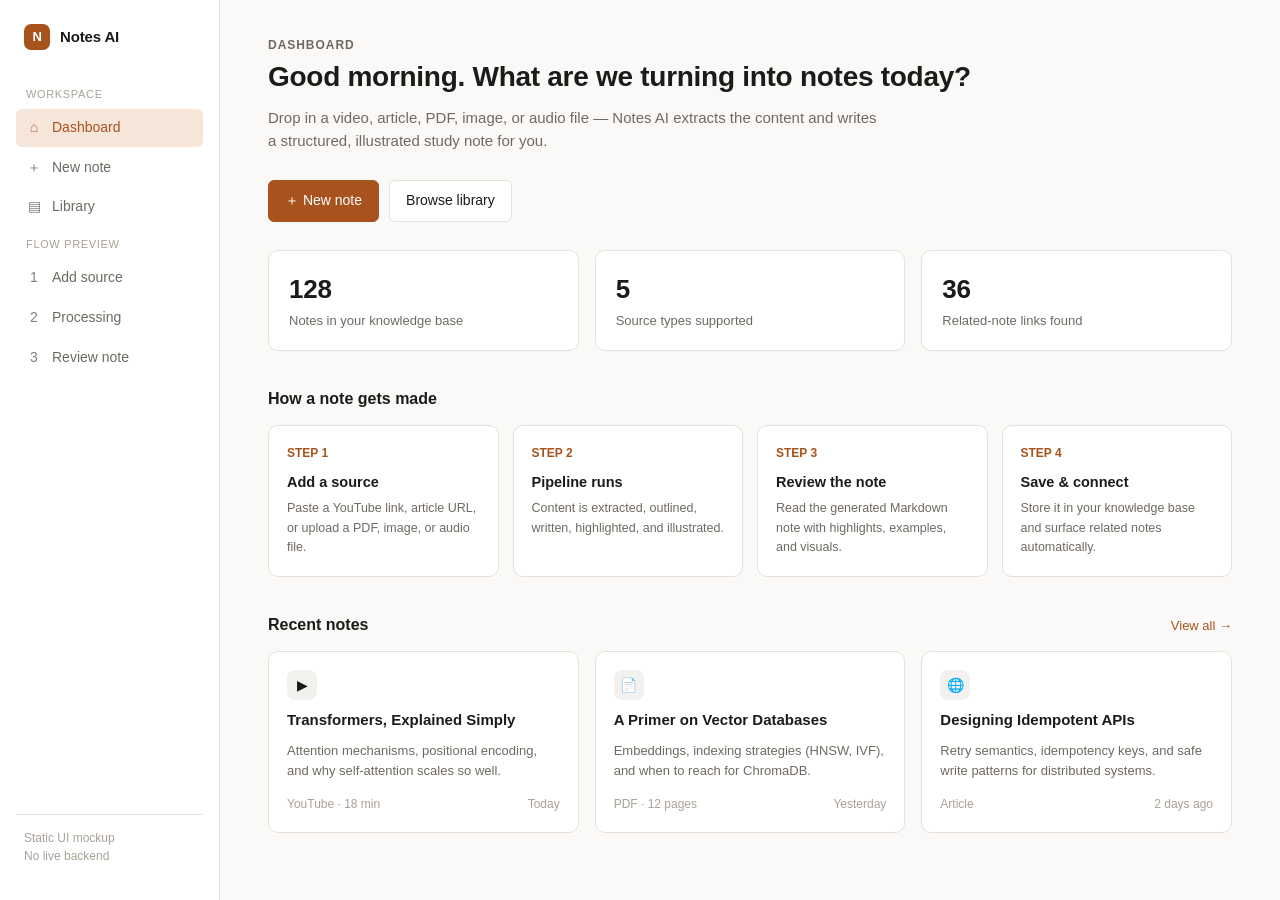
<file: ui/mockup/index.html>
<!DOCTYPE html>
<html lang="en">
<head>
<meta charset="UTF-8" />
<meta name="viewport" content="width=device-width, initial-scale=1.0" />
<title>Notes AI — Dashboard</title>
<link rel="stylesheet" href="assets/style.css" />
</head>
<body>
<div class="app">

  <aside class="sidebar">
    <div class="brand"><span class="brand-mark">N</span> Notes AI</div>
    <nav class="nav">
      <div class="nav-label">Workspace</div>
      <a href="index.html" class="active"><span class="nav-icon">⌂</span> Dashboard</a>
      <a href="new-note.html"><span class="nav-icon">＋</span> New note</a>
      <a href="library.html"><span class="nav-icon">▤</span> Library</a>
      <div class="nav-label">Flow preview</div>
      <a href="new-note.html"><span class="nav-icon">1</span> Add source</a>
      <a href="processing.html"><span class="nav-icon">2</span> Processing</a>
      <a href="note.html"><span class="nav-icon">3</span> Review note</a>
    </nav>
    <div class="sidebar-footer">Static UI mockup<br />No live backend</div>
  </aside>

  <main class="main">
    <div class="page-header">
      <p class="eyebrow">Dashboard</p>
      <h1>Good morning. What are we turning into notes today?</h1>
      <p>Drop in a video, article, PDF, image, or audio file — Notes AI extracts the content and writes a structured, illustrated study note for you.</p>
    </div>

    <div class="btn-row" style="margin-top:0;">
      <a class="btn btn-primary" href="new-note.html">＋ New note</a>
      <a class="btn" href="library.html">Browse library</a>
    </div>

    <div class="grid grid-3" style="margin-top:28px;">
      <div class="stat"><div class="value">128</div><div class="label">Notes in your knowledge base</div></div>
      <div class="stat"><div class="value">5</div><div class="label">Source types supported</div></div>
      <div class="stat"><div class="value">36</div><div class="label">Related-note links found</div></div>
    </div>

    <div class="section-title">
      <h3>How a note gets made</h3>
    </div>
    <div class="flow">
      <a class="flow-step" href="new-note.html">
        <div class="num">STEP 1</div>
        <h4>Add a source</h4>
        <p>Paste a YouTube link, article URL, or upload a PDF, image, or audio file.</p>
      </a>
      <a class="flow-step" href="processing.html">
        <div class="num">STEP 2</div>
        <h4>Pipeline runs</h4>
        <p>Content is extracted, outlined, written, highlighted, and illustrated.</p>
      </a>
      <a class="flow-step" href="note.html">
        <div class="num">STEP 3</div>
        <h4>Review the note</h4>
        <p>Read the generated Markdown note with highlights, examples, and visuals.</p>
      </a>
      <a class="flow-step" href="library.html">
        <div class="num">STEP 4</div>
        <h4>Save &amp; connect</h4>
        <p>Store it in your knowledge base and surface related notes automatically.</p>
      </a>
    </div>

    <div class="section-title">
      <h3>Recent notes</h3>
      <a href="library.html">View all →</a>
    </div>
    <div class="grid grid-3">
      <a class="note-card" href="note.html">
        <div class="source-icon">▶</div>
        <div class="title">Transformers, Explained Simply</div>
        <div class="snippet">Attention mechanisms, positional encoding, and why self-attention scales so well.</div>
        <div class="card-footer"><span>YouTube · 18 min</span><span>Today</span></div>
      </a>
      <a class="note-card" href="note.html">
        <div class="source-icon">📄</div>
        <div class="title">A Primer on Vector Databases</div>
        <div class="snippet">Embeddings, indexing strategies (HNSW, IVF), and when to reach for ChromaDB.</div>
        <div class="card-footer"><span>PDF · 12 pages</span><span>Yesterday</span></div>
      </a>
      <a class="note-card" href="note.html">
        <div class="source-icon">🌐</div>
        <div class="title">Designing Idempotent APIs</div>
        <div class="snippet">Retry semantics, idempotency keys, and safe write patterns for distributed systems.</div>
        <div class="card-footer"><span>Article</span><span>2 days ago</span></div>
      </a>
    </div>
  </main>
</div>
</body>
</html>
</file>
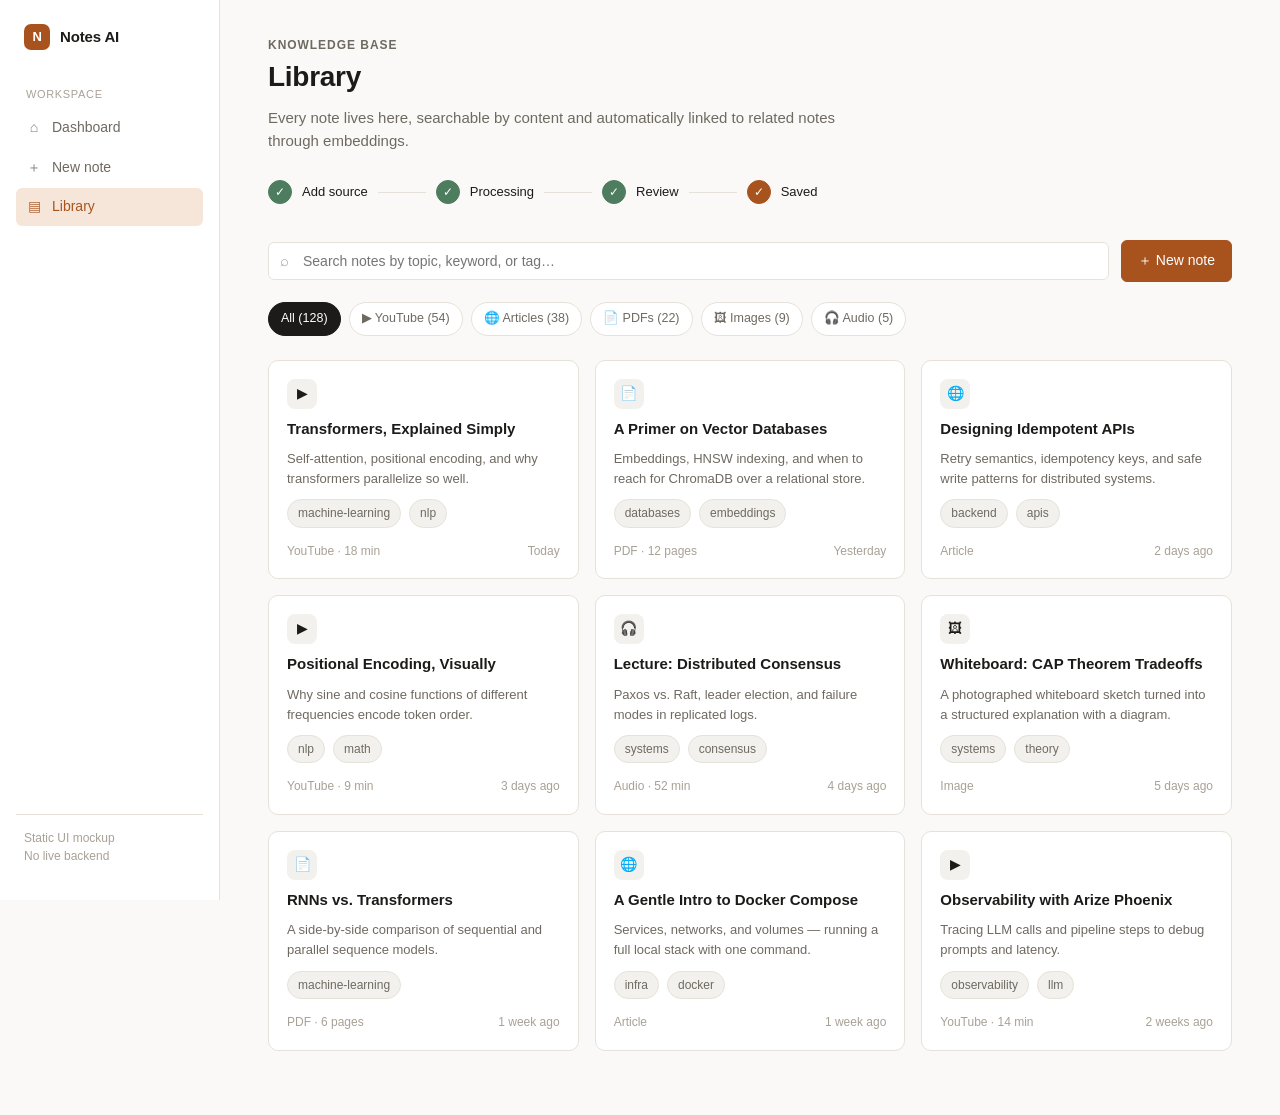
<file: ui/mockup/library.html>
<!DOCTYPE html>
<html lang="en">
<head>
<meta charset="UTF-8" />
<meta name="viewport" content="width=device-width, initial-scale=1.0" />
<title>Notes AI — Library</title>
<link rel="stylesheet" href="assets/style.css" />
</head>
<body>
<div class="app">

  <aside class="sidebar">
    <div class="brand"><span class="brand-mark">N</span> Notes AI</div>
    <nav class="nav">
      <div class="nav-label">Workspace</div>
      <a href="index.html"><span class="nav-icon">⌂</span> Dashboard</a>
      <a href="new-note.html"><span class="nav-icon">＋</span> New note</a>
      <a href="library.html" class="active"><span class="nav-icon">▤</span> Library</a>
    </nav>
    <div class="sidebar-footer">Static UI mockup<br />No live backend</div>
  </aside>

  <main class="main">
    <div class="page-header">
      <p class="eyebrow">Knowledge base</p>
      <h1>Library</h1>
      <p>Every note lives here, searchable by content and automatically linked to related notes through embeddings.</p>
    </div>

    <ul class="steps">
      <li class="done"><span class="dot">✓</span> Add source</li>
      <li class="connector"></li>
      <li class="done"><span class="dot">✓</span> Processing</li>
      <li class="connector"></li>
      <li class="done"><span class="dot">✓</span> Review</li>
      <li class="connector"></li>
      <li class="active"><span class="dot">✓</span> Saved</li>
    </ul>

    <div class="toolbar">
      <div class="search-input"><input type="text" placeholder="Search notes by topic, keyword, or tag…" /></div>
      <a class="btn btn-primary" href="new-note.html">＋ New note</a>
    </div>

    <div class="filter-row">
      <span class="filter-chip active">All (128)</span>
      <span class="filter-chip">▶ YouTube (54)</span>
      <span class="filter-chip">🌐 Articles (38)</span>
      <span class="filter-chip">📄 PDFs (22)</span>
      <span class="filter-chip">🖼 Images (9)</span>
      <span class="filter-chip">🎧 Audio (5)</span>
    </div>

    <div class="grid grid-3">
      <a class="note-card" href="note.html">
        <div class="source-icon">▶</div>
        <div class="title">Transformers, Explained Simply</div>
        <div class="snippet">Self-attention, positional encoding, and why transformers parallelize so well.</div>
        <div class="tag-row"><span class="tag">machine-learning</span><span class="tag">nlp</span></div>
        <div class="card-footer"><span>YouTube · 18 min</span><span>Today</span></div>
      </a>
      <a class="note-card" href="note.html">
        <div class="source-icon">📄</div>
        <div class="title">A Primer on Vector Databases</div>
        <div class="snippet">Embeddings, HNSW indexing, and when to reach for ChromaDB over a relational store.</div>
        <div class="tag-row"><span class="tag">databases</span><span class="tag">embeddings</span></div>
        <div class="card-footer"><span>PDF · 12 pages</span><span>Yesterday</span></div>
      </a>
      <a class="note-card" href="note.html">
        <div class="source-icon">🌐</div>
        <div class="title">Designing Idempotent APIs</div>
        <div class="snippet">Retry semantics, idempotency keys, and safe write patterns for distributed systems.</div>
        <div class="tag-row"><span class="tag">backend</span><span class="tag">apis</span></div>
        <div class="card-footer"><span>Article</span><span>2 days ago</span></div>
      </a>
      <a class="note-card" href="note.html">
        <div class="source-icon">▶</div>
        <div class="title">Positional Encoding, Visually</div>
        <div class="snippet">Why sine and cosine functions of different frequencies encode token order.</div>
        <div class="tag-row"><span class="tag">nlp</span><span class="tag">math</span></div>
        <div class="card-footer"><span>YouTube · 9 min</span><span>3 days ago</span></div>
      </a>
      <a class="note-card" href="note.html">
        <div class="source-icon">🎧</div>
        <div class="title">Lecture: Distributed Consensus</div>
        <div class="snippet">Paxos vs. Raft, leader election, and failure modes in replicated logs.</div>
        <div class="tag-row"><span class="tag">systems</span><span class="tag">consensus</span></div>
        <div class="card-footer"><span>Audio · 52 min</span><span>4 days ago</span></div>
      </a>
      <a class="note-card" href="note.html">
        <div class="source-icon">🖼</div>
        <div class="title">Whiteboard: CAP Theorem Tradeoffs</div>
        <div class="snippet">A photographed whiteboard sketch turned into a structured explanation with a diagram.</div>
        <div class="tag-row"><span class="tag">systems</span><span class="tag">theory</span></div>
        <div class="card-footer"><span>Image</span><span>5 days ago</span></div>
      </a>
      <a class="note-card" href="note.html">
        <div class="source-icon">📄</div>
        <div class="title">RNNs vs. Transformers</div>
        <div class="snippet">A side-by-side comparison of sequential and parallel sequence models.</div>
        <div class="tag-row"><span class="tag">machine-learning</span></div>
        <div class="card-footer"><span>PDF · 6 pages</span><span>1 week ago</span></div>
      </a>
      <a class="note-card" href="note.html">
        <div class="source-icon">🌐</div>
        <div class="title">A Gentle Intro to Docker Compose</div>
        <div class="snippet">Services, networks, and volumes — running a full local stack with one command.</div>
        <div class="tag-row"><span class="tag">infra</span><span class="tag">docker</span></div>
        <div class="card-footer"><span>Article</span><span>1 week ago</span></div>
      </a>
      <a class="note-card" href="note.html">
        <div class="source-icon">▶</div>
        <div class="title">Observability with Arize Phoenix</div>
        <div class="snippet">Tracing LLM calls and pipeline steps to debug prompts and latency.</div>
        <div class="tag-row"><span class="tag">observability</span><span class="tag">llm</span></div>
        <div class="card-footer"><span>YouTube · 14 min</span><span>2 weeks ago</span></div>
      </a>
    </div>
  </main>
</div>
<script src="assets/app.js"></script>
</body>
</html>
</file>
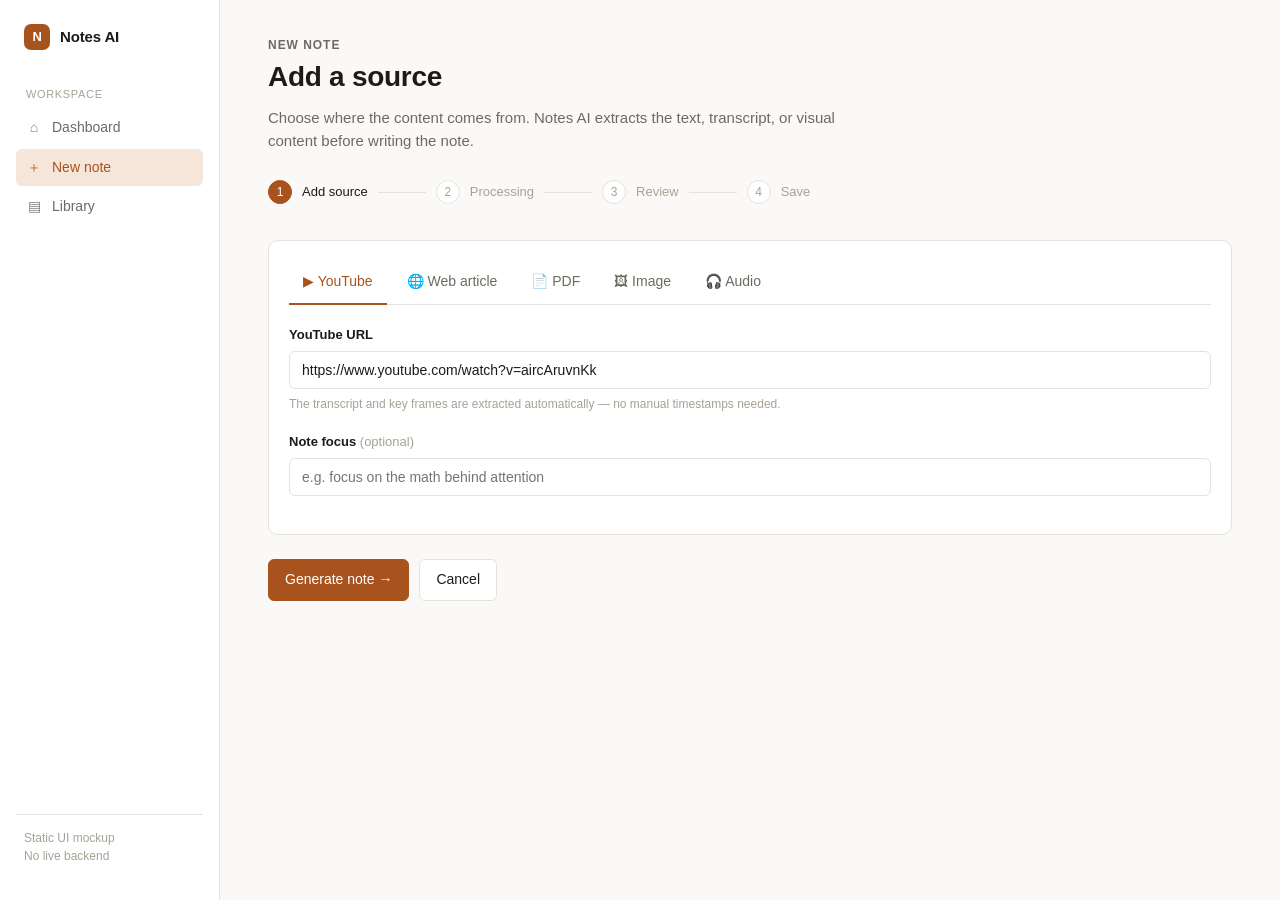
<file: ui/mockup/new-note.html>
<!DOCTYPE html>
<html lang="en">
<head>
<meta charset="UTF-8" />
<meta name="viewport" content="width=device-width, initial-scale=1.0" />
<title>Notes AI — New note</title>
<link rel="stylesheet" href="assets/style.css" />
</head>
<body>
<div class="app">

  <aside class="sidebar">
    <div class="brand"><span class="brand-mark">N</span> Notes AI</div>
    <nav class="nav">
      <div class="nav-label">Workspace</div>
      <a href="index.html"><span class="nav-icon">⌂</span> Dashboard</a>
      <a href="new-note.html" class="active"><span class="nav-icon">＋</span> New note</a>
      <a href="library.html"><span class="nav-icon">▤</span> Library</a>
    </nav>
    <div class="sidebar-footer">Static UI mockup<br />No live backend</div>
  </aside>

  <main class="main">
    <div class="page-header">
      <p class="eyebrow">New note</p>
      <h1>Add a source</h1>
      <p>Choose where the content comes from. Notes AI extracts the text, transcript, or visual content before writing the note.</p>
    </div>

    <ul class="steps">
      <li class="active"><span class="dot">1</span> Add source</li>
      <li class="connector"></li>
      <li><span class="dot">2</span> Processing</li>
      <li class="connector"></li>
      <li><span class="dot">3</span> Review</li>
      <li class="connector"></li>
      <li><span class="dot">4</span> Save</li>
    </ul>

    <div class="card">
      <div class="tabs">
        <div class="tab active" data-tab="youtube">▶ YouTube</div>
        <div class="tab" data-tab="web">🌐 Web article</div>
        <div class="tab" data-tab="pdf">📄 PDF</div>
        <div class="tab" data-tab="image">🖼 Image</div>
        <div class="tab" data-tab="audio">🎧 Audio</div>
      </div>

      <div class="tab-panel active" data-panel="youtube">
        <div class="field">
          <label>YouTube URL</label>
          <input type="url" placeholder="https://www.youtube.com/watch?v=..." value="https://www.youtube.com/watch?v=aircAruvnKk" />
          <p class="hint">The transcript and key frames are extracted automatically — no manual timestamps needed.</p>
        </div>
      </div>

      <div class="tab-panel" data-panel="web">
        <div class="field">
          <label>Article URL</label>
          <input type="url" placeholder="https://example.com/blog-post" />
          <p class="hint">Works with most blogs and documentation sites. Dynamic pages are rendered headlessly before extraction.</p>
        </div>
      </div>

      <div class="tab-panel" data-panel="pdf">
        <div class="field">
          <label>Upload PDF</label>
          <div class="dropzone">
            <div class="icon">📄</div>
            <p><strong>Drop a PDF here</strong> or click to browse</p>
            <p class="hint">Up to 50 MB. Scanned documents are processed with OCR.</p>
          </div>
        </div>
      </div>

      <div class="tab-panel" data-panel="image">
        <div class="field">
          <label>Upload image</label>
          <div class="dropzone">
            <div class="icon">🖼</div>
            <p><strong>Drop an image here</strong> or click to browse</p>
            <p class="hint">Diagrams, slides, and whiteboard photos work well.</p>
          </div>
        </div>
      </div>

      <div class="tab-panel" data-panel="audio">
        <div class="field">
          <label>Upload audio</label>
          <div class="dropzone">
            <div class="icon">🎧</div>
            <p><strong>Drop an audio file here</strong> or click to browse</p>
            <p class="hint">Lectures, podcasts, and meeting recordings are transcribed before synthesis.</p>
          </div>
        </div>
      </div>

      <div class="field" style="margin-top:4px;">
        <label>Note focus <span style="color:var(--text-faint); font-weight:400;">(optional)</span></label>
        <input type="text" placeholder="e.g. focus on the math behind attention" />
      </div>
    </div>

    <div class="btn-row">
      <a class="btn btn-primary" href="processing.html">Generate note →</a>
      <a class="btn" href="index.html">Cancel</a>
    </div>
  </main>
</div>
<script src="assets/app.js"></script>
</body>
</html>
</file>
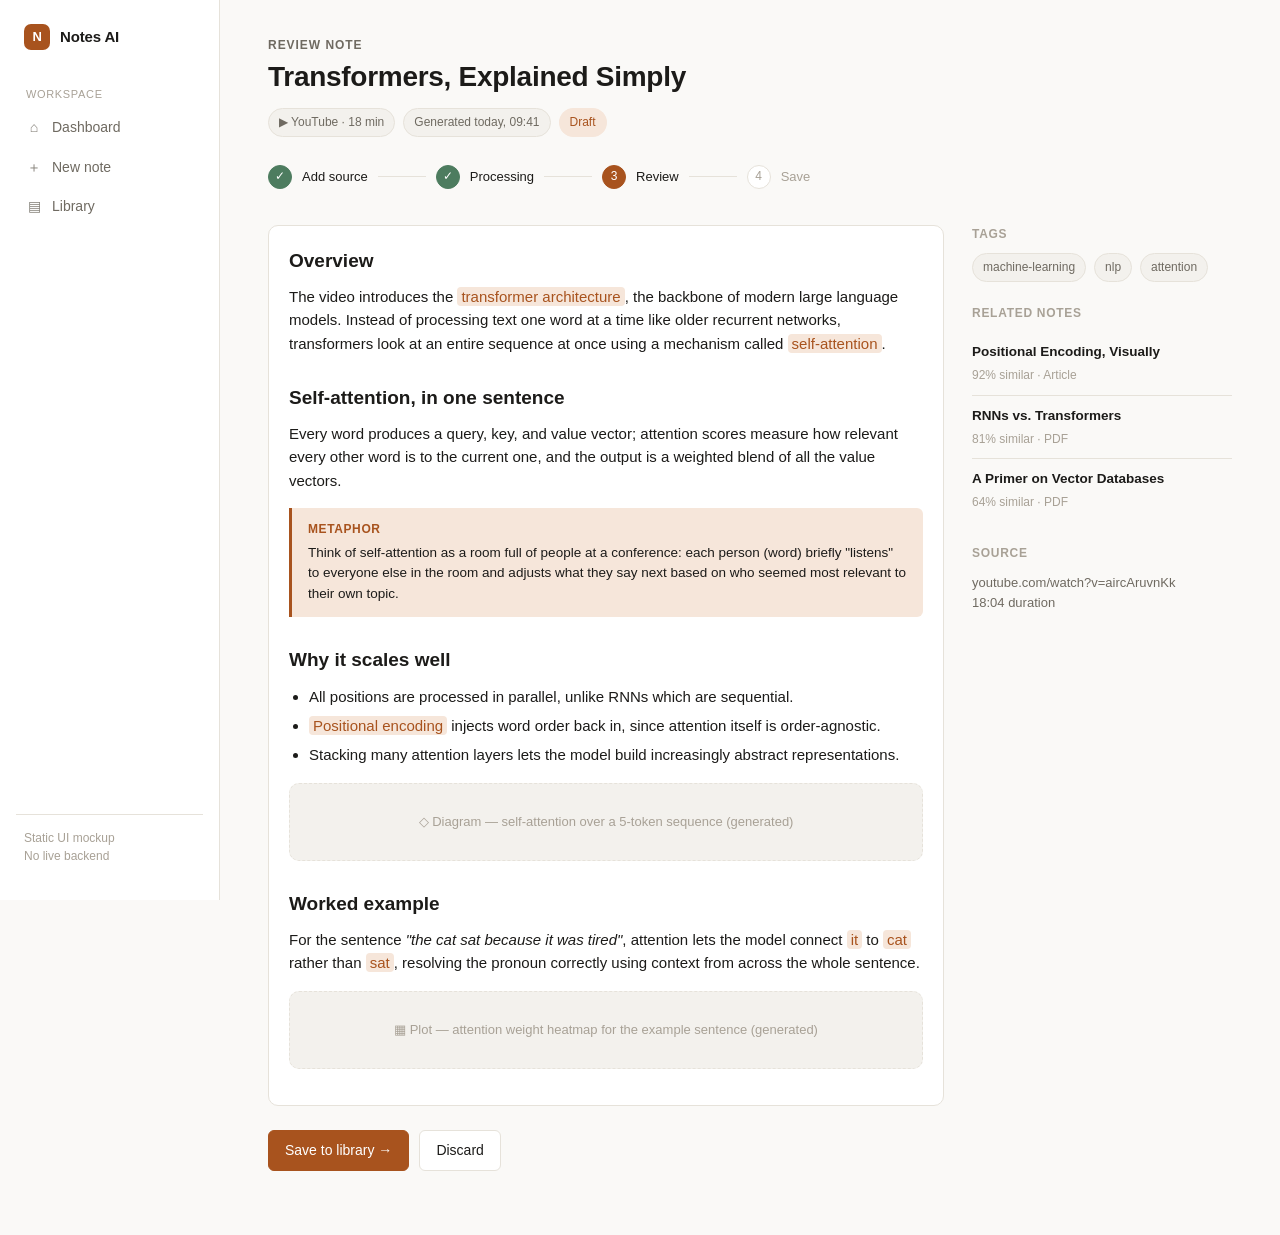
<file: ui/mockup/note.html>
<!DOCTYPE html>
<html lang="en">
<head>
<meta charset="UTF-8" />
<meta name="viewport" content="width=device-width, initial-scale=1.0" />
<title>Notes AI — Transformers, Explained Simply</title>
<link rel="stylesheet" href="assets/style.css" />
</head>
<body>
<div class="app">

  <aside class="sidebar">
    <div class="brand"><span class="brand-mark">N</span> Notes AI</div>
    <nav class="nav">
      <div class="nav-label">Workspace</div>
      <a href="index.html"><span class="nav-icon">⌂</span> Dashboard</a>
      <a href="new-note.html"><span class="nav-icon">＋</span> New note</a>
      <a href="library.html"><span class="nav-icon">▤</span> Library</a>
    </nav>
    <div class="sidebar-footer">Static UI mockup<br />No live backend</div>
  </aside>

  <main class="main">
    <div class="page-header">
      <p class="eyebrow">Review note</p>
      <h1>Transformers, Explained Simply</h1>
      <p class="tag-row" style="margin-top:10px;">
        <span class="tag">▶ YouTube · 18 min</span>
        <span class="tag">Generated today, 09:41</span>
        <span class="tag tag-accent">Draft</span>
      </p>
    </div>

    <ul class="steps">
      <li class="done"><span class="dot">✓</span> Add source</li>
      <li class="connector"></li>
      <li class="done"><span class="dot">✓</span> Processing</li>
      <li class="connector"></li>
      <li class="active"><span class="dot">3</span> Review</li>
      <li class="connector"></li>
      <li><span class="dot">4</span> Save</li>
    </ul>

    <div class="note-layout">
      <div class="note-doc">
        <div class="card">
          <h2>Overview</h2>
          <p>
            The video introduces the <mark>transformer architecture</mark>, the backbone of
            modern large language models. Instead of processing text one word at a time like
            older recurrent networks, transformers look at an entire sequence at once using a
            mechanism called <mark>self-attention</mark>.
          </p>

          <h2>Self-attention, in one sentence</h2>
          <p>
            Every word produces a query, key, and value vector; attention scores measure how
            relevant every other word is to the current one, and the output is a weighted blend
            of all the value vectors.
          </p>

          <div class="callout">
            <strong>Metaphor</strong>
            Think of self-attention as a room full of people at a conference: each person
            (word) briefly "listens" to everyone else in the room and adjusts what they say next
            based on who seemed most relevant to their own topic.
          </div>

          <h2>Why it scales well</h2>
          <ul>
            <li>All positions are processed in parallel, unlike RNNs which are sequential.</li>
            <li><mark>Positional encoding</mark> injects word order back in, since attention itself is order-agnostic.</li>
            <li>Stacking many attention layers lets the model build increasingly abstract representations.</li>
          </ul>

          <div class="visual-placeholder">◇ Diagram — self-attention over a 5-token sequence (generated)</div>

          <h2>Worked example</h2>
          <p>
            For the sentence <em>"the cat sat because it was tired"</em>, attention lets the
            model connect <mark>it</mark> to <mark>cat</mark> rather than <mark>sat</mark>,
            resolving the pronoun correctly using context from across the whole sentence.
          </p>

          <div class="visual-placeholder">▦ Plot — attention weight heatmap for the example sentence (generated)</div>
        </div>
      </div>

      <aside>
        <div class="sidebar-block">
          <h3>Tags</h3>
          <div class="tag-row">
            <span class="tag">machine-learning</span>
            <span class="tag">nlp</span>
            <span class="tag">attention</span>
          </div>
        </div>

        <div class="sidebar-block">
          <h3>Related notes</h3>
          <a class="related-note" href="note.html">
            <div class="title">Positional Encoding, Visually</div>
            <div class="meta">92% similar · Article</div>
          </a>
          <a class="related-note" href="note.html">
            <div class="title">RNNs vs. Transformers</div>
            <div class="meta">81% similar · PDF</div>
          </a>
          <a class="related-note" href="note.html">
            <div class="title">A Primer on Vector Databases</div>
            <div class="meta">64% similar · PDF</div>
          </a>
        </div>

        <div class="sidebar-block">
          <h3>Source</h3>
          <p style="font-size:13px; color:var(--text-muted); margin:0;">
            youtube.com/watch?v=aircAruvnKk<br />18:04 duration
          </p>
        </div>
      </aside>
    </div>

    <div class="btn-row">
      <a class="btn btn-primary" href="library.html">Save to library →</a>
      <a class="btn" href="new-note.html">Discard</a>
    </div>
  </main>
</div>
</body>
</html>
</file>
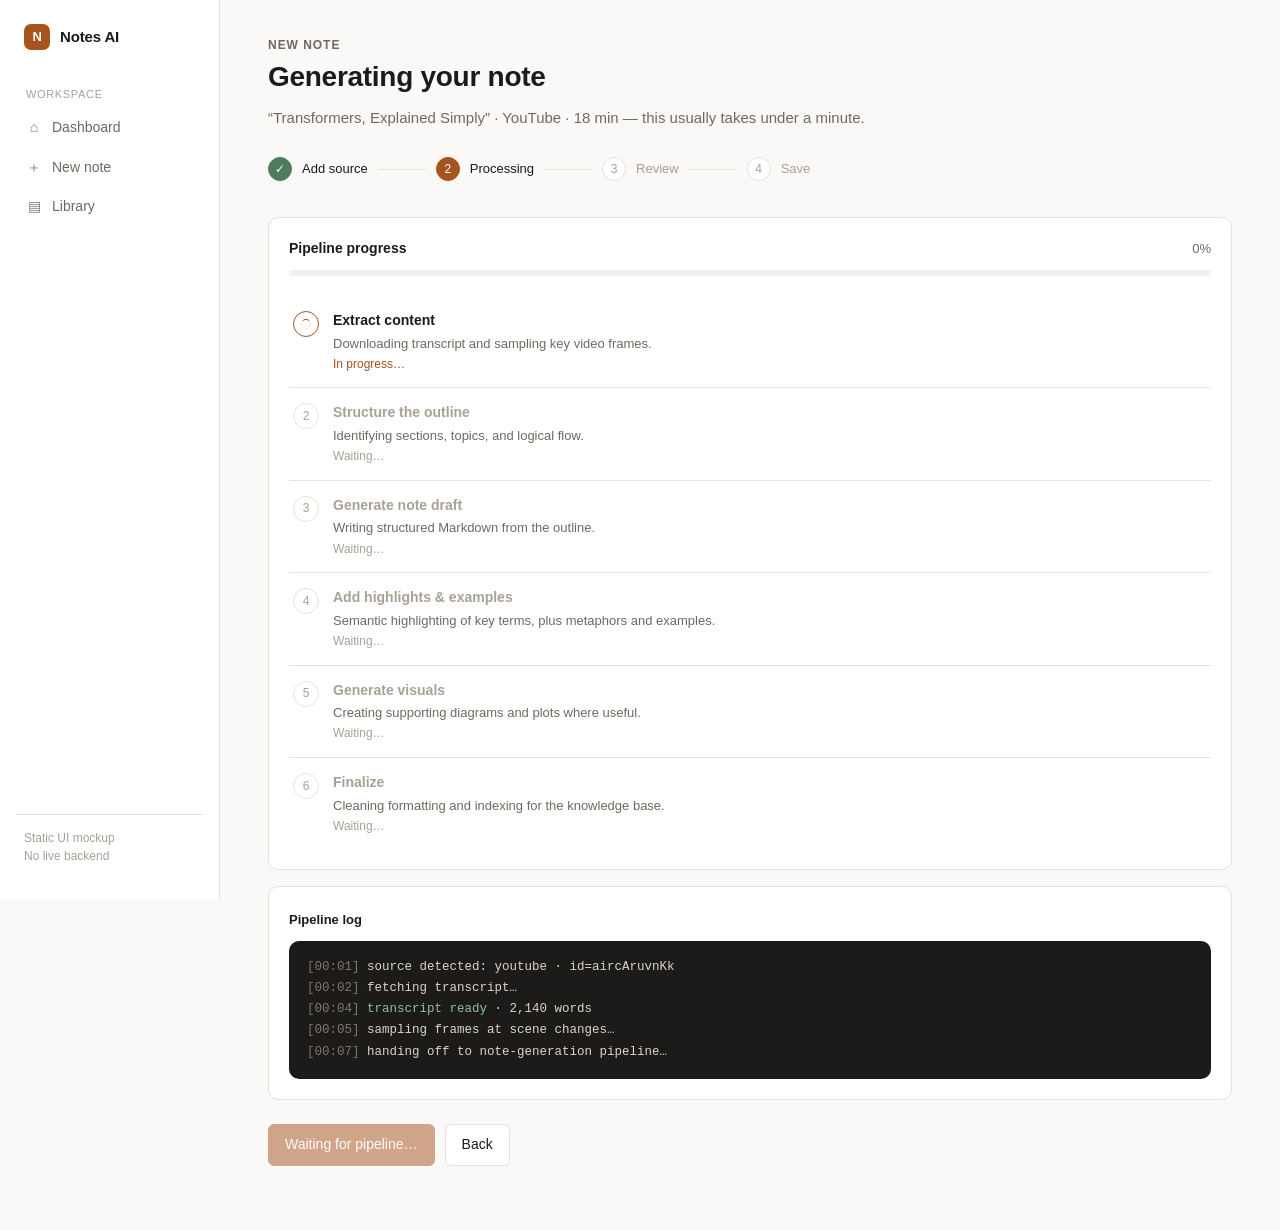
<file: ui/mockup/processing.html>
<!DOCTYPE html>
<html lang="en">
<head>
<meta charset="UTF-8" />
<meta name="viewport" content="width=device-width, initial-scale=1.0" />
<title>Notes AI — Processing</title>
<link rel="stylesheet" href="assets/style.css" />
</head>
<body>
<div class="app">

  <aside class="sidebar">
    <div class="brand"><span class="brand-mark">N</span> Notes AI</div>
    <nav class="nav">
      <div class="nav-label">Workspace</div>
      <a href="index.html"><span class="nav-icon">⌂</span> Dashboard</a>
      <a href="new-note.html"><span class="nav-icon">＋</span> New note</a>
      <a href="library.html"><span class="nav-icon">▤</span> Library</a>
    </nav>
    <div class="sidebar-footer">Static UI mockup<br />No live backend</div>
  </aside>

  <main class="main">
    <div class="page-header">
      <p class="eyebrow">New note</p>
      <h1>Generating your note</h1>
      <p>“Transformers, Explained Simply” · YouTube · 18 min — this usually takes under a minute.</p>
    </div>

    <ul class="steps">
      <li class="done"><span class="dot">✓</span> Add source</li>
      <li class="connector"></li>
      <li class="active"><span class="dot">2</span> Processing</li>
      <li class="connector"></li>
      <li><span class="dot">3</span> Review</li>
      <li class="connector"></li>
      <li><span class="dot">4</span> Save</li>
    </ul>

    <div class="card">
      <div style="display:flex; justify-content:space-between; align-items:baseline;">
        <strong style="font-size:14px;">Pipeline progress</strong>
        <span style="font-size:13px; color:var(--text-muted);" data-progress-pct>0%</span>
      </div>
      <div class="progress-track"><div class="progress-fill"></div></div>

      <div class="stage-list" data-pipeline style="margin-top:20px;">
        <div class="stage is-active">
          <div class="stage-icon"><span class="spinner"></span></div>
          <div class="stage-body">
            <div class="stage-title">Extract content</div>
            <div class="stage-desc">Downloading transcript and sampling key video frames.</div>
            <div class="stage-status">In progress…</div>
          </div>
        </div>
        <div class="stage is-pending">
          <div class="stage-icon">2</div>
          <div class="stage-body">
            <div class="stage-title">Structure the outline</div>
            <div class="stage-desc">Identifying sections, topics, and logical flow.</div>
            <div class="stage-status">Waiting…</div>
          </div>
        </div>
        <div class="stage is-pending">
          <div class="stage-icon">3</div>
          <div class="stage-body">
            <div class="stage-title">Generate note draft</div>
            <div class="stage-desc">Writing structured Markdown from the outline.</div>
            <div class="stage-status">Waiting…</div>
          </div>
        </div>
        <div class="stage is-pending">
          <div class="stage-icon">4</div>
          <div class="stage-body">
            <div class="stage-title">Add highlights &amp; examples</div>
            <div class="stage-desc">Semantic highlighting of key terms, plus metaphors and examples.</div>
            <div class="stage-status">Waiting…</div>
          </div>
        </div>
        <div class="stage is-pending">
          <div class="stage-icon">5</div>
          <div class="stage-body">
            <div class="stage-title">Generate visuals</div>
            <div class="stage-desc">Creating supporting diagrams and plots where useful.</div>
            <div class="stage-status">Waiting…</div>
          </div>
        </div>
        <div class="stage is-pending">
          <div class="stage-icon">6</div>
          <div class="stage-body">
            <div class="stage-title">Finalize</div>
            <div class="stage-desc">Cleaning formatting and indexing for the knowledge base.</div>
            <div class="stage-status">Waiting…</div>
          </div>
        </div>
      </div>
    </div>

    <div class="card">
      <strong style="font-size:13px;">Pipeline log</strong>
      <div class="console" style="margin-top:10px;">
        <div><span class="muted">[00:01]</span> source detected: youtube · id=aircAruvnKk</div>
        <div><span class="muted">[00:02]</span> fetching transcript…</div>
        <div><span class="muted">[00:04]</span> <span class="ok">transcript ready</span> · 2,140 words</div>
        <div><span class="muted">[00:05]</span> sampling frames at scene changes…</div>
        <div><span class="muted">[00:07]</span> handing off to note-generation pipeline…</div>
      </div>
    </div>

    <div class="btn-row">
      <a class="btn btn-primary" href="note.html" disabled data-view-note-btn>Waiting for pipeline…</a>
      <a class="btn" href="new-note.html">Back</a>
    </div>
  </main>
</div>
<script src="assets/app.js"></script>
</body>
</html>
</file>
<file: ui/mockup/assets/style.css>
/* Notes AI — mockup styles
   Minimal, warm-neutral palette with a single accent color. */

:root {
  --bg: #faf9f7;
  --surface: #ffffff;
  --surface-muted: #f3f1ed;
  --border: #e6e2da;
  --text: #1c1b19;
  --text-muted: #6f6a61;
  --text-faint: #a8a196;
  --accent: #a8531e;
  --accent-soft: #f6e6da;
  --accent-contrast: #ffffff;
  --success: #4d7c5f;
  --success-soft: #e6efe8;
  --radius: 10px;
  --radius-sm: 6px;
  --shadow-sm: 0 1px 2px rgba(28, 27, 25, 0.04);
  --shadow-md: 0 4px 16px rgba(28, 27, 25, 0.06);
  --font: -apple-system, BlinkMacSystemFont, "Segoe UI", Inter, Roboto, Helvetica, Arial, sans-serif;
  --mono: "SFMono-Regular", Consolas, "Liberation Mono", Menlo, monospace;
}

* {
  box-sizing: border-box;
}

html, body {
  margin: 0;
  padding: 0;
}

body {
  font-family: var(--font);
  background: var(--bg);
  color: var(--text);
  font-size: 15px;
  line-height: 1.55;
  -webkit-font-smoothing: antialiased;
}

a {
  color: inherit;
  text-decoration: none;
}

/* ---------- App shell ---------- */

.app {
  display: flex;
  min-height: 100vh;
}

.sidebar {
  width: 220px;
  flex-shrink: 0;
  background: var(--surface);
  border-right: 1px solid var(--border);
  padding: 24px 16px;
  display: flex;
  flex-direction: column;
  gap: 28px;
  position: sticky;
  top: 0;
  height: 100vh;
}

.brand {
  display: flex;
  align-items: center;
  gap: 10px;
  padding: 0 8px;
  font-weight: 600;
  font-size: 15px;
  letter-spacing: -0.01em;
}

.brand-mark {
  width: 26px;
  height: 26px;
  border-radius: 7px;
  background: var(--accent);
  color: var(--accent-contrast);
  display: flex;
  align-items: center;
  justify-content: center;
  font-size: 13px;
  font-weight: 700;
}

.nav {
  display: flex;
  flex-direction: column;
  gap: 2px;
}

.nav-label {
  font-size: 11px;
  text-transform: uppercase;
  letter-spacing: 0.06em;
  color: var(--text-faint);
  padding: 8px 10px 4px;
}

.nav a {
  display: flex;
  align-items: center;
  gap: 10px;
  padding: 8px 10px;
  border-radius: var(--radius-sm);
  color: var(--text-muted);
  font-size: 14px;
  font-weight: 500;
}

.nav a:hover {
  background: var(--surface-muted);
  color: var(--text);
}

.nav a.active {
  background: var(--accent-soft);
  color: var(--accent);
}

.nav-icon {
  width: 16px;
  text-align: center;
  opacity: 0.85;
}

.sidebar-footer {
  margin-top: auto;
  padding: 10px 8px;
  font-size: 12px;
  color: var(--text-faint);
  border-top: 1px solid var(--border);
  padding-top: 14px;
}

.main {
  flex: 1;
  padding: 36px 48px 64px;
  max-width: 1080px;
}

/* ---------- Page header ---------- */

.page-header {
  margin-bottom: 28px;
}

.eyebrow {
  font-size: 12px;
  font-weight: 600;
  letter-spacing: 0.08em;
  text-transform: uppercase;
  color: var(--accent);
  margin: 0 0 8px;
}

.page-header h1 {
  font-size: 28px;
  margin: 0 0 8px;
  letter-spacing: -0.01em;
}

.page-header p {
  color: var(--text-muted);
  margin: 0;
  max-width: 620px;
}

/* ---------- Step indicator ---------- */

.steps {
  display: flex;
  align-items: center;
  gap: 0;
  margin: 28px 0 36px;
  padding: 0;
  list-style: none;
}

.steps li {
  display: flex;
  align-items: center;
  gap: 10px;
  color: var(--text-faint);
  font-size: 13px;
  font-weight: 500;
}

.steps li .dot {
  width: 24px;
  height: 24px;
  border-radius: 50%;
  border: 1.5px solid var(--border);
  display: flex;
  align-items: center;
  justify-content: center;
  font-size: 12px;
  color: var(--text-faint);
  background: var(--surface);
  flex-shrink: 0;
}

.steps li.done .dot {
  background: var(--success);
  border-color: var(--success);
  color: #fff;
}

.steps li.active .dot {
  background: var(--accent);
  border-color: var(--accent);
  color: #fff;
}

.steps li.done,
.steps li.active {
  color: var(--text);
}

.steps .connector {
  width: 48px;
  height: 1px;
  background: var(--border);
  margin: 0 10px;
}

.steps li.done ~ li .connector {
  background: var(--border);
}

/* ---------- Cards ---------- */

.card {
  background: var(--surface);
  border: 1px solid var(--border);
  border-radius: var(--radius);
  padding: 20px;
}

.card + .card {
  margin-top: 16px;
}

.grid {
  display: grid;
  gap: 16px;
}

.grid-3 {
  grid-template-columns: repeat(3, 1fr);
}

.grid-2 {
  grid-template-columns: repeat(2, 1fr);
}

/* ---------- Buttons ---------- */

.btn {
  display: inline-flex;
  align-items: center;
  gap: 8px;
  border: 1px solid var(--border);
  background: var(--surface);
  color: var(--text);
  padding: 9px 16px;
  border-radius: var(--radius-sm);
  font-size: 14px;
  font-weight: 500;
  cursor: pointer;
  transition: border-color 0.15s ease, background 0.15s ease;
}

.btn:hover {
  border-color: var(--text-faint);
}

.btn-primary {
  background: var(--accent);
  border-color: var(--accent);
  color: var(--accent-contrast);
}

.btn-primary:hover {
  background: #8f451a;
  border-color: #8f451a;
}

.btn-block {
  width: 100%;
  justify-content: center;
}

.btn[disabled] {
  opacity: 0.5;
  cursor: not-allowed;
}

.btn-row {
  display: flex;
  gap: 10px;
  margin-top: 24px;
}

/* ---------- Stat tiles ---------- */

.stat {
  background: var(--surface);
  border: 1px solid var(--border);
  border-radius: var(--radius);
  padding: 18px 20px;
}

.stat .value {
  font-size: 26px;
  font-weight: 600;
  letter-spacing: -0.01em;
}

.stat .label {
  font-size: 13px;
  color: var(--text-muted);
  margin-top: 2px;
}

/* ---------- Tags / chips ---------- */

.tag {
  display: inline-flex;
  align-items: center;
  gap: 6px;
  font-size: 12px;
  font-weight: 500;
  padding: 4px 10px;
  border-radius: 999px;
  background: var(--surface-muted);
  color: var(--text-muted);
  border: 1px solid var(--border);
}

.tag-accent {
  background: var(--accent-soft);
  color: var(--accent);
  border-color: transparent;
}

.tag-row {
  display: flex;
  gap: 8px;
  flex-wrap: wrap;
}

/* ---------- Source-type tabs ---------- */

.tabs {
  display: flex;
  gap: 6px;
  border-bottom: 1px solid var(--border);
  margin-bottom: 20px;
}

.tab {
  padding: 10px 14px;
  font-size: 14px;
  font-weight: 500;
  color: var(--text-muted);
  cursor: pointer;
  border-bottom: 2px solid transparent;
  margin-bottom: -1px;
  display: flex;
  align-items: center;
  gap: 6px;
}

.tab:hover {
  color: var(--text);
}

.tab.active {
  color: var(--accent);
  border-bottom-color: var(--accent);
}

.tab-panel {
  display: none;
}

.tab-panel.active {
  display: block;
}

/* ---------- Forms ---------- */

.field {
  margin-bottom: 18px;
}

.field label {
  display: block;
  font-size: 13px;
  font-weight: 600;
  margin-bottom: 6px;
}

.field .hint {
  font-size: 12px;
  color: var(--text-faint);
  margin-top: 6px;
}

input[type="text"],
input[type="url"] {
  width: 100%;
  padding: 10px 12px;
  border: 1px solid var(--border);
  border-radius: var(--radius-sm);
  font-size: 14px;
  font-family: inherit;
  background: var(--surface);
  color: var(--text);
}

input[type="text"]:focus,
input[type="url"]:focus {
  outline: none;
  border-color: var(--accent);
}

.dropzone {
  border: 1.5px dashed var(--border);
  border-radius: var(--radius);
  padding: 36px 20px;
  text-align: center;
  color: var(--text-muted);
  background: var(--surface-muted);
}

.dropzone .icon {
  font-size: 22px;
  margin-bottom: 8px;
}

.dropzone strong {
  color: var(--text);
}

/* ---------- Pipeline stages ---------- */

.stage-list {
  display: flex;
  flex-direction: column;
  gap: 0;
}

.stage {
  display: flex;
  align-items: flex-start;
  gap: 14px;
  padding: 14px 4px;
  border-bottom: 1px solid var(--border);
}

.stage:last-child {
  border-bottom: none;
}

.stage-icon {
  width: 26px;
  height: 26px;
  border-radius: 50%;
  border: 1.5px solid var(--border);
  flex-shrink: 0;
  display: flex;
  align-items: center;
  justify-content: center;
  font-size: 12px;
  color: var(--text-faint);
  margin-top: 1px;
}

.stage.is-done .stage-icon {
  background: var(--success);
  border-color: var(--success);
  color: #fff;
}

.stage.is-active .stage-icon {
  border-color: var(--accent);
  color: var(--accent);
}

.stage.is-active .stage-icon .spinner {
  width: 10px;
  height: 10px;
  border-radius: 50%;
  border: 1.5px solid var(--accent-soft);
  border-top-color: var(--accent);
  animation: spin 0.8s linear infinite;
}

@keyframes spin {
  to { transform: rotate(360deg); }
}

.stage-body {
  flex: 1;
}

.stage-title {
  font-size: 14px;
  font-weight: 600;
}

.stage.is-pending .stage-title {
  color: var(--text-faint);
}

.stage-desc {
  font-size: 13px;
  color: var(--text-muted);
  margin-top: 2px;
}

.stage-status {
  font-size: 12px;
  color: var(--text-faint);
  margin-top: 1px;
}

.stage.is-done .stage-status {
  color: var(--success);
}

.stage.is-active .stage-status {
  color: var(--accent);
}

.progress-track {
  width: 100%;
  height: 6px;
  border-radius: 999px;
  background: var(--surface-muted);
  overflow: hidden;
  margin-top: 10px;
}

.progress-fill {
  height: 100%;
  background: var(--accent);
  border-radius: 999px;
  width: 0%;
  transition: width 0.6s ease;
}

.console {
  background: #1c1b19;
  color: #d9d5cc;
  font-family: var(--mono);
  font-size: 12.5px;
  border-radius: var(--radius);
  padding: 16px 18px;
  line-height: 1.7;
  max-height: 220px;
  overflow-y: auto;
}

.console .muted {
  color: #7d7870;
}

.console .ok {
  color: #8fbf9a;
}

/* ---------- Note content ---------- */

.note-layout {
  display: grid;
  grid-template-columns: 1fr 260px;
  gap: 28px;
  align-items: start;
}

.note-doc h2 {
  font-size: 19px;
  margin: 28px 0 10px;
}

.note-doc h2:first-child {
  margin-top: 0;
}

.note-doc p {
  margin: 0 0 14px;
  color: var(--text);
}

.note-doc ul {
  margin: 0 0 14px;
  padding-left: 20px;
}

.note-doc li {
  margin-bottom: 6px;
}

mark {
  background: var(--accent-soft);
  color: var(--accent);
  padding: 1px 4px;
  border-radius: 4px;
}

.callout {
  border-left: 3px solid var(--accent);
  background: var(--accent-soft);
  padding: 12px 16px;
  border-radius: 0 var(--radius-sm) var(--radius-sm) 0;
  font-size: 13.5px;
  margin: 16px 0;
}

.callout strong {
  display: block;
  font-size: 12px;
  text-transform: uppercase;
  letter-spacing: 0.05em;
  color: var(--accent);
  margin-bottom: 4px;
}

.visual-placeholder {
  border: 1px dashed var(--border);
  border-radius: var(--radius);
  background: var(--surface-muted);
  padding: 28px;
  text-align: center;
  color: var(--text-faint);
  font-size: 13px;
  margin: 16px 0;
}

.sidebar-block {
  margin-bottom: 22px;
}

.sidebar-block h3 {
  font-size: 12px;
  text-transform: uppercase;
  letter-spacing: 0.06em;
  color: var(--text-faint);
  margin: 0 0 10px;
}

.related-note {
  display: block;
  padding: 10px 0;
  border-bottom: 1px solid var(--border);
}

.related-note:last-child {
  border-bottom: none;
}

.related-note .title {
  font-size: 13.5px;
  font-weight: 600;
  margin-bottom: 3px;
}

.related-note .meta {
  font-size: 12px;
  color: var(--text-faint);
}

/* ---------- Library ---------- */

.toolbar {
  display: flex;
  align-items: center;
  gap: 12px;
  margin-bottom: 20px;
}

.search-input {
  flex: 1;
  position: relative;
}

.search-input input {
  padding-left: 34px;
}

.search-input::before {
  content: "⌕";
  position: absolute;
  left: 12px;
  top: 50%;
  transform: translateY(-50%);
  color: var(--text-faint);
}

.filter-row {
  display: flex;
  gap: 8px;
  margin-bottom: 24px;
  flex-wrap: wrap;
}

.filter-chip {
  padding: 6px 12px;
  border-radius: 999px;
  border: 1px solid var(--border);
  font-size: 12.5px;
  font-weight: 500;
  color: var(--text-muted);
  cursor: pointer;
  background: var(--surface);
}

.filter-chip.active {
  background: var(--text);
  color: var(--surface);
  border-color: var(--text);
}

.note-card {
  background: var(--surface);
  border: 1px solid var(--border);
  border-radius: var(--radius);
  padding: 18px;
  display: flex;
  flex-direction: column;
  gap: 10px;
  transition: box-shadow 0.15s ease, border-color 0.15s ease;
}

.note-card:hover {
  box-shadow: var(--shadow-md);
  border-color: var(--text-faint);
}

.note-card .source-icon {
  width: 30px;
  height: 30px;
  border-radius: 8px;
  background: var(--surface-muted);
  display: flex;
  align-items: center;
  justify-content: center;
  font-size: 14px;
}

.note-card .title {
  font-size: 15px;
  font-weight: 600;
  line-height: 1.35;
}

.note-card .snippet {
  font-size: 13px;
  color: var(--text-muted);
  flex: 1;
}

.note-card .card-footer {
  display: flex;
  justify-content: space-between;
  align-items: center;
  font-size: 12px;
  color: var(--text-faint);
  margin-top: 4px;
}

/* ---------- Flow preview (home page) ---------- */

.flow {
  display: grid;
  grid-template-columns: repeat(4, 1fr);
  gap: 14px;
  margin-top: 8px;
}

.flow-step {
  background: var(--surface);
  border: 1px solid var(--border);
  border-radius: var(--radius);
  padding: 18px;
  position: relative;
}

.flow-step .num {
  font-size: 12px;
  font-weight: 700;
  color: var(--accent);
  margin-bottom: 8px;
}

.flow-step h4 {
  margin: 0 0 6px;
  font-size: 14.5px;
}

.flow-step p {
  margin: 0;
  font-size: 12.5px;
  color: var(--text-muted);
}

.section-title {
  display: flex;
  align-items: baseline;
  justify-content: space-between;
  margin: 36px 0 14px;
}

.section-title h3 {
  font-size: 16px;
  margin: 0;
}

.section-title a {
  font-size: 13px;
  color: var(--accent);
  font-weight: 500;
}

/* ---------- Responsive ---------- */

@media (max-width: 860px) {
  .app {
    flex-direction: column;
  }
  .sidebar {
    width: auto;
    height: auto;
    position: relative;
    flex-direction: row;
    align-items: center;
    overflow-x: auto;
  }
  .main {
    padding: 24px;
  }
  .note-layout,
  .grid-3,
  .grid-2,
  .flow {
    grid-template-columns: 1fr;
  }
}
</file>
